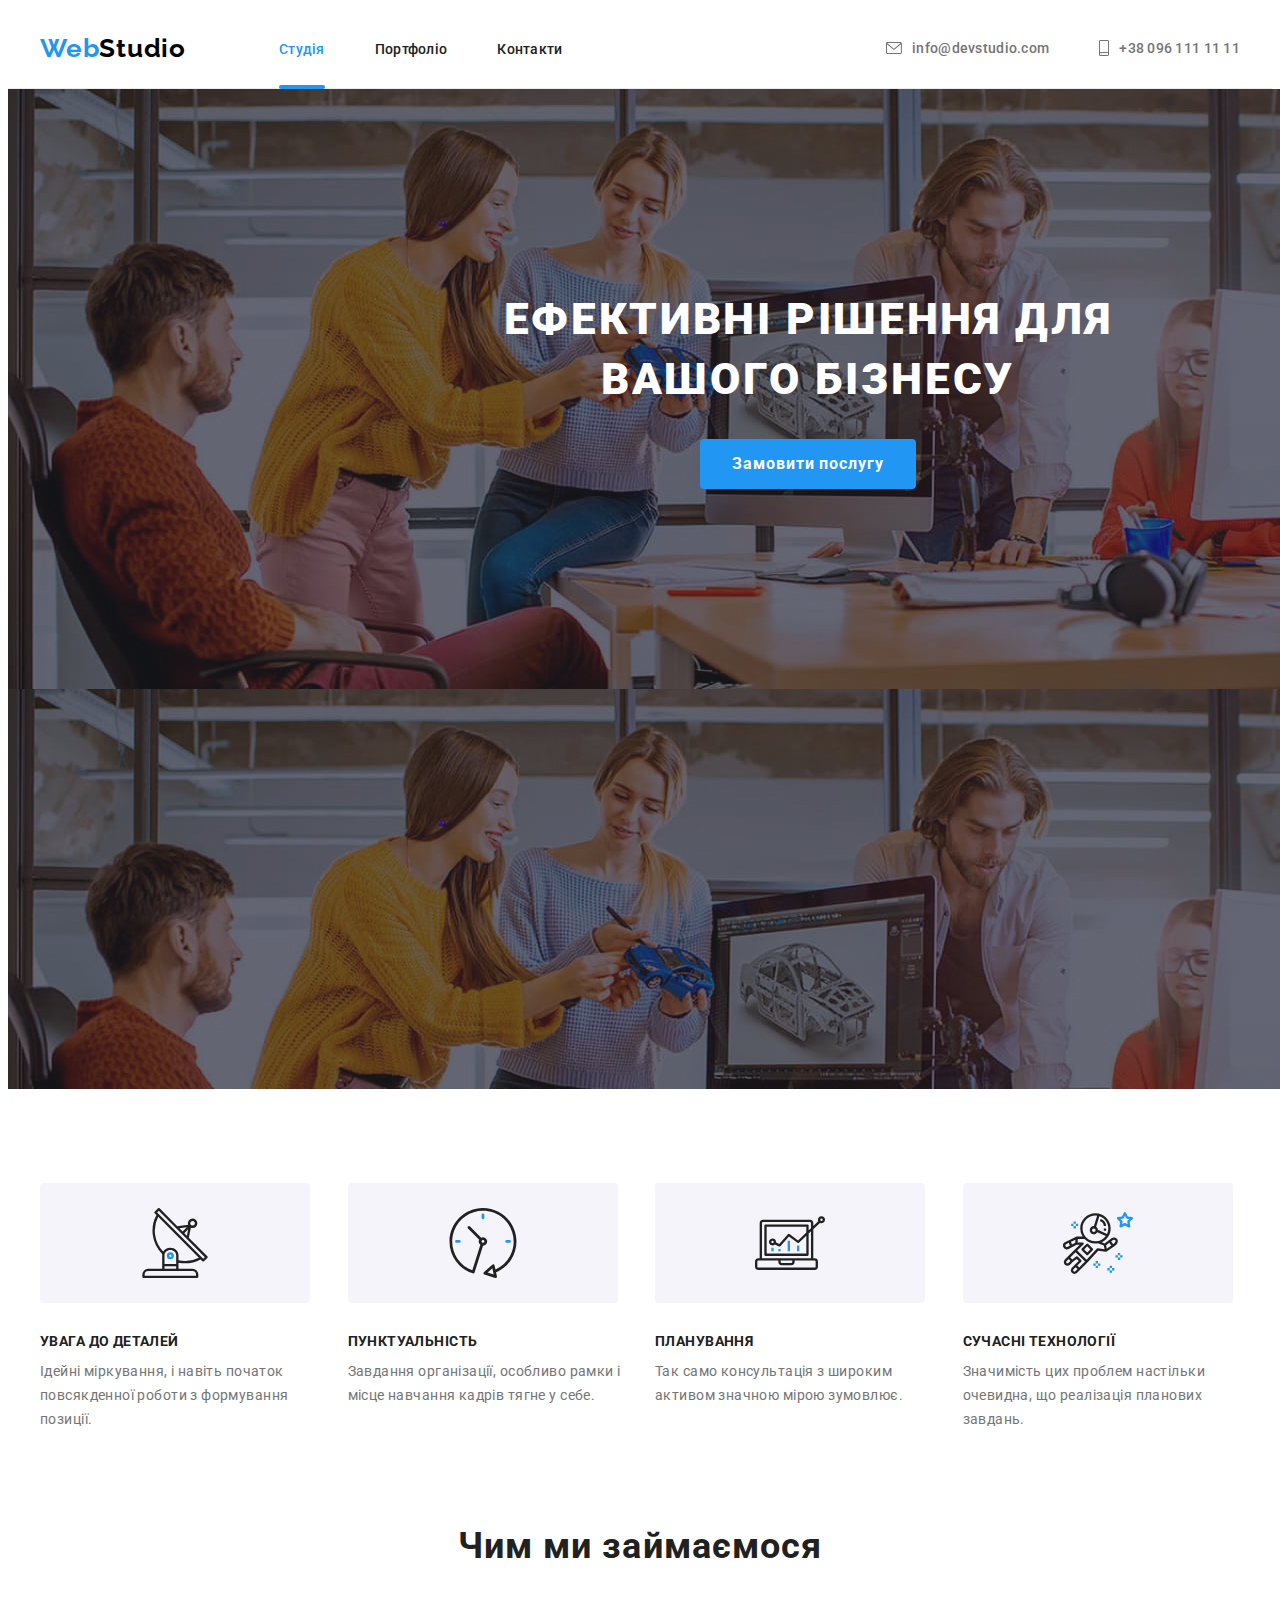
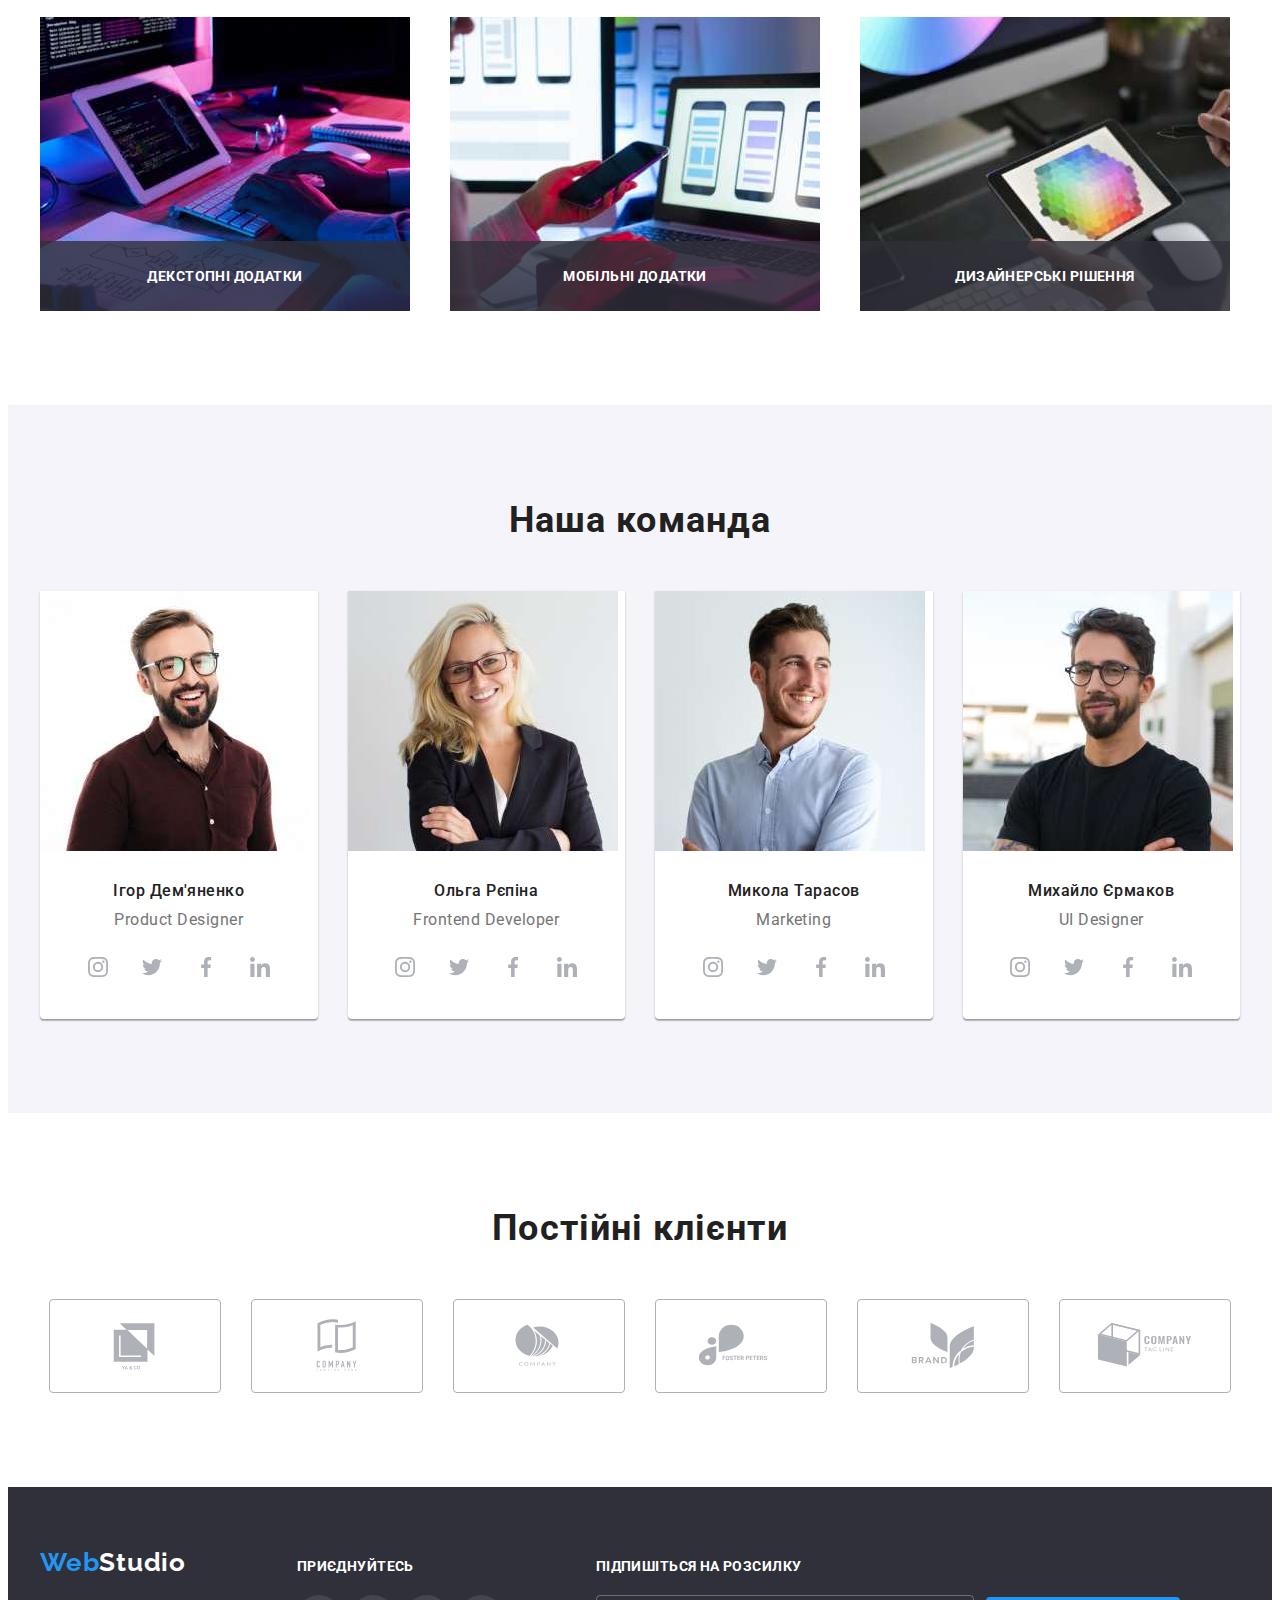
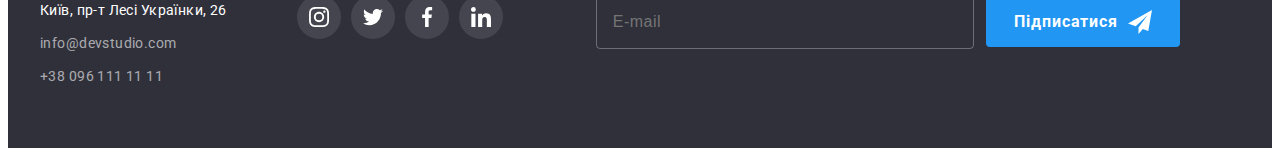
<file: index.html>
<!DOCTYPE html>
<html lang="uk">
  <head>
    <meta charset="UTF-8" />
    <meta http-equiv="X-UA-Compatible" content="IE=edge" />
    <meta name="viewport" content="width=device-width, initial-scale=1.0" />
    <title>Студія</title>
    <link rel="preconnect" href="https://fonts.googleapis.com" />
    <link rel="preconnect" href="https://fonts.gstatic.com" crossorigin />
    <link
      href="https://fonts.googleapis.com/css2?family=Raleway:wght@700&family=Roboto:wght@400;500;700;900&display=swap"
      rel="stylesheet"
    />
    <link
      rel="stylesheet"
      href="https://cdnjs.cloudflare.com/ajax/libs/modern-normalize/1.1.0/modern-normalize.min.css"
      integrity="sha512-wpPYUAdjBVSE4KJnH1VR1HeZfpl1ub8YT/NKx4PuQ5NmX2tKuGu6U/JRp5y+Y8XG2tV+wKQpNHVUX03MfMFn9Q=="
      crossorigin="anonymous"
      referrerpolicy="no-referrer"
    />
    <link rel="stylesheet" href="./css/styles.css" />
  </head>
  <body>
    <!--Шапка сторінки-->
    <header>
      <div class="header-container container">
        <nav class="nav-section">
          <a class="logo" href="./index.html"
            ><span class="logo-blue">Web</span
            ><span class="logo-black">Studio</span></a
          >
          <ul class="nav-list list">
            <li>
              <a class="nav-item link current" href="./index.html">Студія</a>
            </li>
            <li>
              <a class="nav-item link" href="./portfolio.html">Портфоліо</a>
            </li>
            <li><a class="nav-item link" href="">Контакти</a></li>
          </ul>
        </nav>
        <ul class="contact-list list">
          <li>
            <a
              class="contact-link link"
              href="mailto:info@devstudio.com"
              aria-label="іконка конверта"
            >
              <svg class="icon-header" width="16" height="12">
                <use href="./images/icons.svg#envelope"></use>
              </svg>
              info@devstudio.com</a
            >
          </li>
          <li>
            <a
              class="contact-link link"
              href="tel:+380961111111"
              aria-label="іконка смартфона"
            >
              <svg class="icon-header" width="10" height="16">
                <use href="./images/icons.svg#smartphone"></use>
              </svg>
              +38 096 111 11 11</a
            >
          </li>
        </ul>
      </div>
    </header>
    <!--Основний контент-->
    <main>
      <section class="hero">
        <div class="container">
          <h1 class="hero-title">Ефективні рішення для вашого бізнесу</h1>
          <button class="hero-btn btn" type="button" data-modal-open>
            Замовити послугу
          </button>
        </div>
      </section>
      <!-- Переваги -->
      <section class="section">
        <div class="container">
          <h2 class="visually-hidden">Наші переваги</h2>
          <ul class="benefits-list list">
            <li class="benefits-item">
              <div class="benefits-background">
                <svg class="icons-benefits" width="70" height="70">
                  <use
                    href="./images/icons.svg#antenna"
                    aria-label="іконка антени"
                  ></use>
                </svg>
              </div>
              <h3 class="benefits-header">Увага до деталей</h3>
              <p class="benefits-text">
                Ідейні міркування, і навіть початок повсякденної роботи з
                формування позиції.
              </p>
            </li>
            <li class="benefits-item">
              <div class="benefits-background">
                <svg class="icons-benefits" width="70" height="70">
                  <use
                    href="./images/icons.svg#clock"
                    aria-label="іконка годинника"
                  ></use>
                </svg>
              </div>
              <h3 class="benefits-header">Пунктуальність</h3>
              <p class="benefits-text">
                Завдання організації, особливо рамки і місце навчання кадрів
                тягне у себе.
              </p>
            </li>
            <li class="benefits-item">
              <div class="benefits-background">
                <svg class="icons-benefits" width="70" height="70">
                  <use
                    href="./images/icons.svg#diagram"
                    aria-label="іконка діаграми"
                  ></use>
                </svg>
              </div>
              <h3 class="benefits-header">Планування</h3>
              <p class="benefits-text">
                Так само консультація з широким активом значною мірою зумовлює.
              </p>
            </li>
            <li class="benefits-item">
              <div class="benefits-background">
                <svg class="icons-benefits" width="70" height="70">
                  <use
                    href="./images/icons.svg#astronaut"
                    aria-label="іконка астронавта"
                  ></use>
                </svg>
              </div>
              <h3 class="benefits-header">Сучасні технології</h3>
              <p class="benefits-text">
                Значимість цих проблем настільки очевидна, що реалізація
                планових завдань.
              </p>
            </li>
          </ul>
        </div>
      </section>
      <!-- Чим займаємось -->
      <section class="what-section">
        <div class="container">
          <h2 class="what-header">Чим ми займаємося</h2>
          <ul class="what-list list">
            <li class="what-card">
              <div class="wrapper">
                <img
                  src="./images/box1.jpg"
                  alt="друк на клавіатурі"
                  width="370"
                />
                <div class="overlay-box">
                  <p class="overlay-text">декстопні додатки</p>
                </div>
              </div>
            </li>
            <li class="what-card">
              <div class="wrapper">
                <img
                  src="./images/box2.jpg"
                  alt="рука із смартфоном"
                  width="370"
                />
                <div class="overlay-box">
                  <p class="overlay-text">мобільні додатки</p>
                </div>
              </div>
            </li>
            <li class="what-card">
              <div class="wrapper">
                <img
                  src="./images/box3.jpg"
                  alt="графічний планшет з кольоровою гамою"
                  width="370"
                />
                <div class="overlay-box">
                  <p class="overlay-text">дизайнерські рішення</p>
                </div>
              </div>
            </li>
          </ul>
        </div>
      </section>
      <!-- Команда -->
      <section class="section section-team">
        <div class="container">
          <h2 class="team-header">Наша команда</h2>
          <ul class="team-list list">
            <li class="team-card">
              <img
                src="./images/productdesigner.jpg"
                alt="Ігор Дем'яненко продуктовий дизайнер"
                width="270"
              />
              <div class="team-wrapper">
                <h3 class="name-header">Ігор Дем'яненко</h3>
                <p class="team-position">Product Designer</p>
                <ul class="social-list list">
                  <li class="social-item">
                    <a
                      class="social-link link"
                      href=""
                      aria-label="іконка інстраграму"
                    >
                      <svg width="20" height="20">
                        <use href="./images/icons.svg#instagram"></use>
                      </svg>
                    </a>
                  </li>
                  <li class="social-item">
                    <a class="social-link link" href="">
                      <svg width="20" height="20">
                        <use
                          href="./images/icons.svg#twitter"
                          aria-label="іконка твітера"
                        ></use>
                      </svg>
                    </a>
                  </li>
                  <li class="social-item">
                    <a class="social-link link" href="">
                      <svg width="20" height="20">
                        <use
                          href="./images/icons.svg#facebook"
                          aria-label="іконка фейсбуку"
                        ></use>
                      </svg>
                    </a>
                  </li>
                  <li class="social-item">
                    <a class="social-link link" href="">
                      <svg width="20" height="20">
                        <use
                          href="./images/icons.svg#linkedin"
                          aria-label="іконка лінкедіну"
                        ></use>
                      </svg>
                    </a>
                  </li>
                </ul>
              </div>
            </li>
            <li class="team-card">
              <img
                src="./images/frontenddev.jpg"
                alt="Ольга Рєпіна фронтенд розробник"
                width="270"
              />
              <div class="team-wrapper">
                <h3 class="name-header">Ольга Рєпіна</h3>
                <p class="team-position">Frontend Developer</p>
                <ul class="social-list list">
                  <li class="social-item">
                    <a
                      class="social-link link"
                      href=""
                      aria-label="іконка інстаграму"
                    >
                      <svg width="20" height="20">
                        <use href="./images/icons.svg#instagram"></use>
                      </svg>
                    </a>
                  </li>
                  <li class="social-item">
                    <a
                      class="social-link link"
                      href=""
                      aria-label="іконка твітера"
                    >
                      <svg width="20" height="20">
                        <use href="./images/icons.svg#twitter"></use>
                      </svg>
                    </a>
                  </li>
                  <li class="social-item">
                    <a
                      class="social-link link"
                      href=""
                      aria-label="іконка фейсбуку"
                    >
                      <svg width="20" height="20">
                        <use href="./images/icons.svg#facebook"></use>
                      </svg>
                    </a>
                  </li>
                  <li class="social-item">
                    <a
                      class="social-link link"
                      href=""
                      aria-label="іконка лінкедіну"
                    >
                      <svg width="20" height="20">
                        <use href="./images/icons.svg#linkedin"></use>
                      </svg>
                    </a>
                  </li>
                </ul>
              </div>
            </li>
            <li class="team-card">
              <img
                src="./images/marketing.jpg"
                alt="Микола Тарасов маркетолог"
                width="270"
              />
              <div class="team-wrapper">
                <h3 class="name-header">Микола Тарасов</h3>
                <p class="team-position">Marketing</p>
                <ul class="social-list list">
                  <li class="social-item">
                    <a
                      class="social-link link"
                      href=""
                      aria-label="іконка інстаграму"
                    >
                      <svg width="20" height="20">
                        <use href="./images/icons.svg#instagram"></use>
                      </svg>
                    </a>
                  </li>
                  <li class="social-item">
                    <a
                      class="social-link link"
                      href=""
                      aria-label="іконка твітера"
                    >
                      <svg width="20" height="20">
                        <use href="./images/icons.svg#twitter"></use>
                      </svg>
                    </a>
                  </li>
                  <li class="social-item">
                    <a
                      class="social-link link"
                      href=""
                      aria-label="іконка фейсбуку"
                    >
                      <svg width="20" height="20">
                        <use href="./images/icons.svg#facebook"></use>
                      </svg>
                    </a>
                  </li>
                  <li class="social-item">
                    <a
                      class="social-link link"
                      href=""
                      aria-label="іконка лінкедіну"
                    >
                      <svg width="20" height="20">
                        <use href="./images/icons.svg#linkedin"></use>
                      </svg>
                    </a>
                  </li>
                </ul>
              </div>
            </li>
            <li class="team-card">
              <img
                src="./images/uidesigner.jpg"
                alt="Михайло Єрмаков дизайнер інтерфейсу"
                width="270"
              />
              <div class="team-wrapper">
                <h3 class="name-header">Михайло Єрмаков</h3>
                <p class="team-position">UI Designer</p>
                <ul class="social-list list">
                  <li class="social-item">
                    <a
                      class="social-link link"
                      href=""
                      aria-label="іконка інстаграму"
                    >
                      <svg width="20" height="20">
                        <use href="./images/icons.svg#instagram"></use>
                      </svg>
                    </a>
                  </li>
                  <li class="social-item">
                    <a
                      class="social-link link"
                      href=""
                      aria-label="іконка твітера"
                    >
                      <svg width="20" height="20">
                        <use href="./images/icons.svg#twitter"></use>
                      </svg>
                    </a>
                  </li>
                  <li class="social-item">
                    <a
                      class="social-link link"
                      href=""
                      aria-label="іконка фейсбуку"
                    >
                      <svg width="20" height="20">
                        <use href="./images/icons.svg#facebook"></use>
                      </svg>
                    </a>
                  </li>
                  <li class="social-item">
                    <a
                      class="social-link link"
                      href=""
                      aria-label="іконка лінкедіну"
                    >
                      <svg width="20" height="20">
                        <use href="./images/icons.svg#linkedin"></use>
                      </svg>
                    </a>
                  </li>
                </ul>
              </div>
            </li>
          </ul>
        </div>
      </section>
      <!-- Клієнти -->
      <section class="section">
        <div class="container">
          <h2 class="clients-header">Постійні клієнти</h2>
          <ul class="client-list list">
            <li class="client-items">
              <a class="clients-link" href="" aria-label="іконка лого-1">
                <svg class="icon-clients" width="106" height="60">
                  <use href="./images/icons.svg#Logo1"></use>
                </svg>
              </a>
            </li>
            <li class="client-items">
              <a class="clients-link" href="" aria-label="іконка лого-2">
                <svg class="icon-clients" width="106" height="60">
                  <use href="./images/icons.svg#Logo2"></use>
                </svg>
              </a>
            </li>
            <li class="client-items">
              <a class="clients-link" href="" aria-label="іконка лого-3">
                <svg class="icon-clients" width="106" height="60">
                  <use href="./images/icons.svg#Logo3"></use>
                </svg>
              </a>
            </li>
            <li class="client-items">
              <a class="clients-link" href="" aria-label="іконка лого-4">
                <svg class="icon-clients" width="106" height="60">
                  <use href="./images/icons.svg#Logo4"></use>
                </svg>
              </a>
            </li>
            <li class="client-items">
              <a class="clients-link" href="" aria-label="іконка лого-5">
                <svg class="icon-clients" width="106" height="60">
                  <use href="./images/icons.svg#Logo5"></use>
                </svg>
              </a>
            </li>
            <li class="client-items">
              <a class="clients-link" href="" aria-label="іконка лого-6">
                <svg class="icon-clients" width="106" height="60">
                  <use href="./images/icons.svg#Logo6"></use>
                </svg>
              </a>
            </li>
          </ul>
        </div>
      </section>
    </main>
    <!--Підвал сторінки-->
    <footer>
      <div class="container footer-container">
        <!-- перша частина -->
        <div>
          <a class="logo" href="./index.html"
            ><span class="logo-blue">Web</span
            ><span class="logo-white">Studio</span></a
          >
          <address>
            <ul class="list">
              <li class="contact-item">
                <a
                  class="address-item link"
                  href="https://goo.gl/maps/xYVmCQSycFGv2e8E6"
                  target="_blank"
                  rel="noopener noreferrer"
                  >Київ, пр-т Лесі Українки, 26</a
                >
              </li>
              <li class="contact-item">
                <a class="low-contact link" href="mailto:info@devstudio.com"
                  >info@devstudio.com</a
                >
              </li>
              <li class="contact-item">
                <a class="low-contact link" href="tel:+380961111111"
                  >+38 096 111 11 11</a
                >
              </li>
            </ul>
          </address>
        </div>
        <!-- друга частина -->
        <div class="social-contacts">
          <strong class="join-socials">Приєднуйтесь</strong>
          <ul class="social-list-join list">
            <li>
              <a
                class="social-link-join link"
                href=""
                aria-label="іконка інстаграму"
              >
                <svg class="" width="20" height="20">
                  <use href="./images/icons.svg#instagram"></use>
                </svg>
              </a>
            </li>
            <li>
              <a
                class="social-link-join link"
                href=""
                aria-label="іконка твітера"
              >
                <svg class="" width="20" height="20">
                  <use href="./images/icons.svg#twitter"></use>
                </svg>
              </a>
            </li>
            <li>
              <a
                class="social-link-join link"
                href=""
                aria-label="іконка фейсбуку"
              >
                <svg class="" width="20" height="20">
                  <use href="./images/icons.svg#facebook"></use>
                </svg>
              </a>
            </li>
            <li>
              <a
                class="social-link-join link"
                href=""
                aria-label="іконка лінкедіну"
              >
                <svg class="" width="20" height="20">
                  <use href="./images/icons.svg#linkedin"></use>
                </svg>
              </a>
            </li>
          </ul>
        </div>
        <!-- третя частина -->
        <div class="subscribe-footer">
          <strong class="subscribe-title">Підпишіться на розсилку</strong>
          <form class="subscribe-form">
            <input
              class="email-input"
              type="email"
              name="email"
              placeholder="E-mail"
            />
            <button class="submit-btn btn" type="submit">
              Підписатися
              <svg class="send-icon" width="24" height="24">
                <use href="./images/icons.svg#send-icon"></use>
              </svg>
            </button>
          </form>
        </div>
      </div>
    </footer>
    <!-- Модальне вікно -->
    <div class="backdrop is-hidden" data-modal>
      <div class="modal">
        <button class="close-btn" type="button" data-modal-close>
          <svg class="close-btn-icon" width="18" height="18">
            <use href="./images/icons.svg#icon-close"></use>
          </svg>
        </button>
        <p class="modal-title">Залиште свої дані, ми вам передзвонимо</p>
        <form class="modal-form">
          <div class="form-field">
            <label class="form-label" for="username">Ім'я</label>
            <input type="text" id="username" name="username" />
            <svg class="form-icon" width="18" height="18">
              <use href="./images/icons.svg#person-icon"></use>
            </svg>
          </div>
          <div class="form-field">
            <label class="form-label" for="tel">Телефон</label>
            <input type="tel" id="tel" name="telephone" />
            <svg class="form-icon" width="18" height="18">
              <use href="./images/icons.svg#phone-icon"></use>
            </svg>
          </div>
          <div class="form-field">
            <label class="form-label" for="email">Пошта</label>
            <input type="email" id="email" name="email" />
            <svg class="form-icon" width="18" height="18">
              <use href="./images/icons.svg#email-icon"></use>
            </svg>
          </div>
          <div class="form-field">
            <label class="form-label" for="comment">Коментар</label>
            <textarea
              class="form-message"
              id="comment"
              name="comment"
              rows="5"
              placeholder="Введіть текст"
            ></textarea>
          </div>
          <label class="form-agreement">
            <input
              class="form-checkbox"
              type="checkbox"
              name="agreement-checkbox"
            />
            <span class="form-agreement-text">
              Погоджуюся з розсилкою та приймаю
              <a class="form-agreement-link" href=""> Умови договору</a>
            </span>
          </label>
          <button class="form-btn btn" type="submit">Відправити</button>
        </form>
      </div>
    </div>
    <script src="./js/modal.js"></script>
  </body>
</html>
</file>
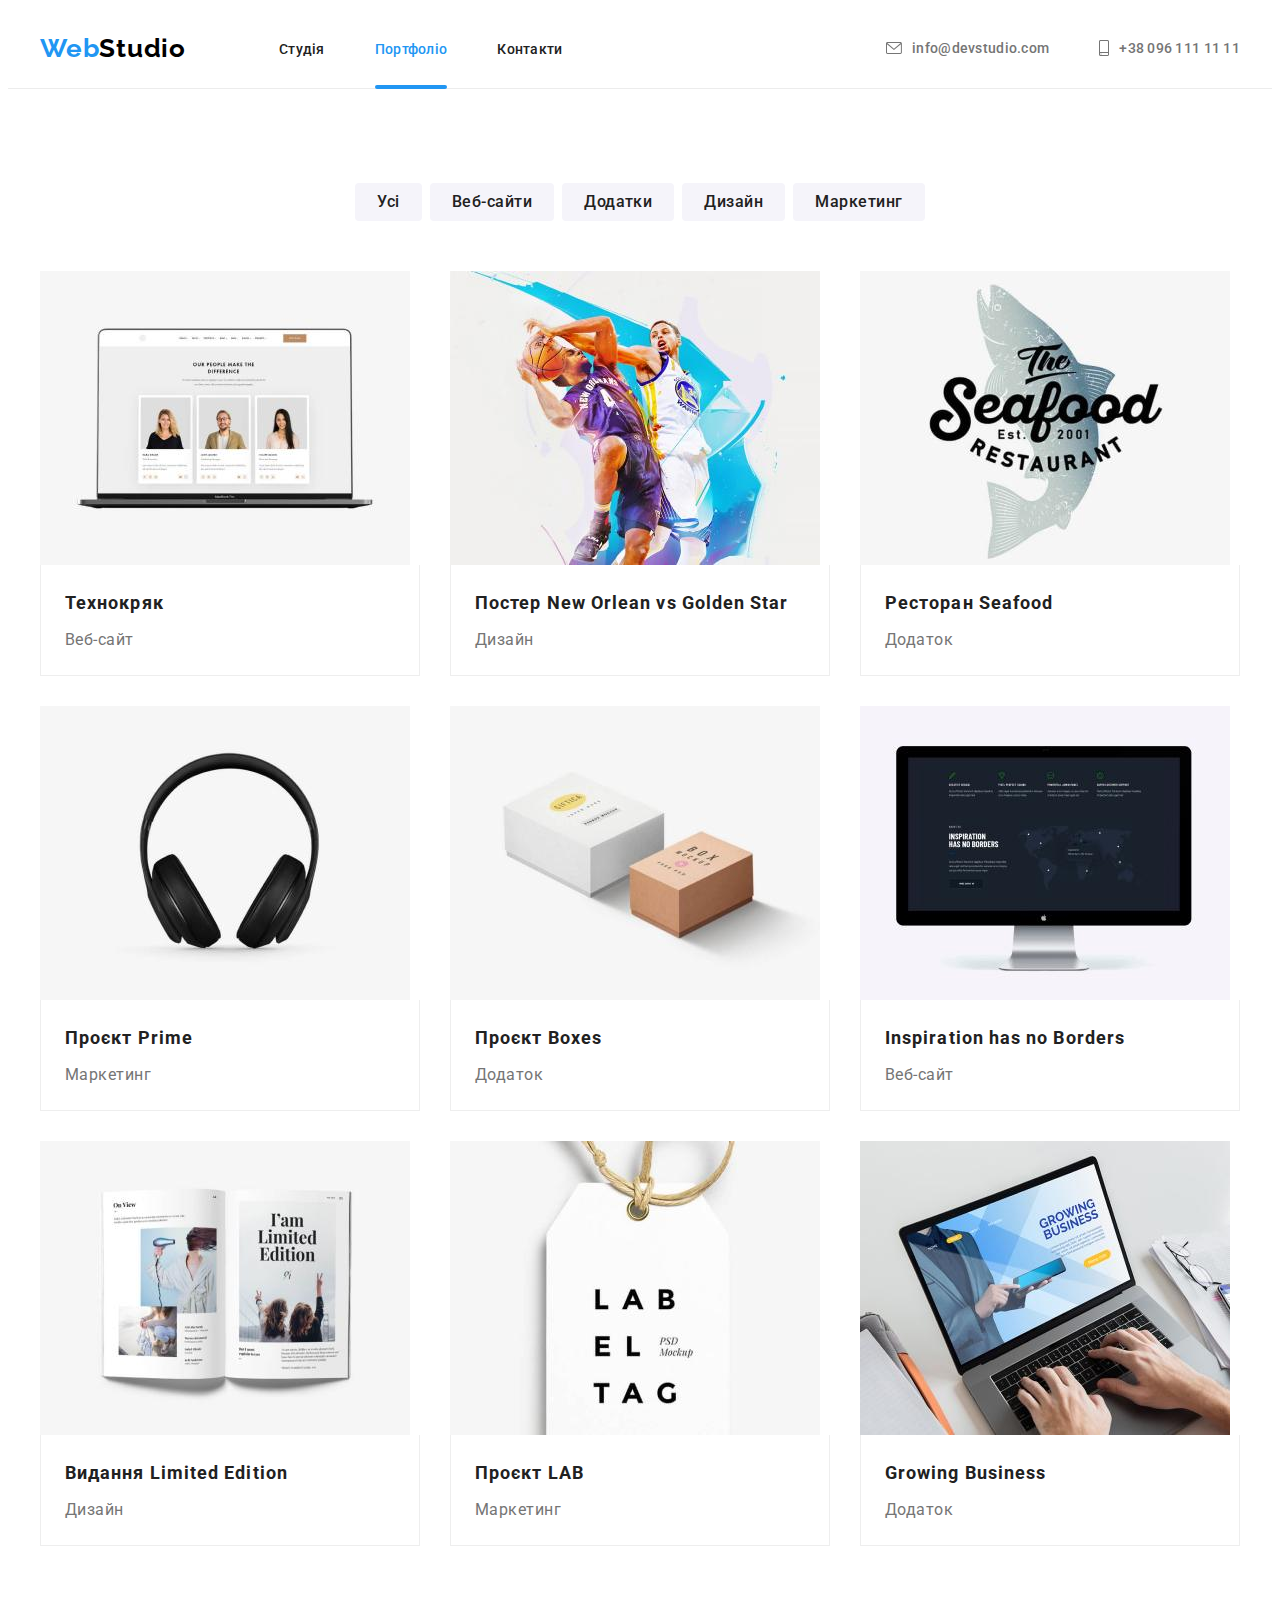
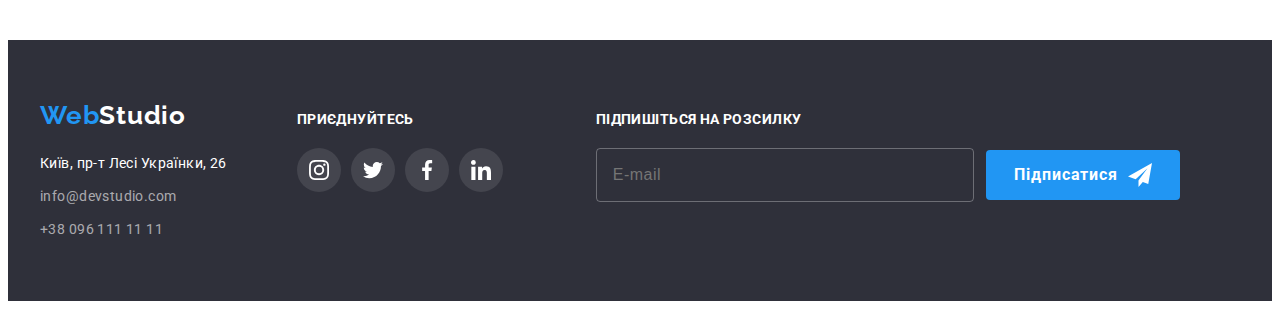
<file: portfolio.html>
<!DOCTYPE html>
<html lang="uk">
  <head>
    <meta charset="UTF-8" />
    <meta http-equiv="X-UA-Compatible" content="IE=edge" />
    <meta name="viewport" content="width=device-width, initial-scale=1.0" />
    <title>Портфоліо</title>
    <link rel="preconnect" href="https://fonts.googleapis.com" />
    <link rel="preconnect" href="https://fonts.gstatic.com" crossorigin />
    <link
      href="https://fonts.googleapis.com/css2?family=Raleway:wght@700&family=Roboto:wght@400;500;700;900&display=swap"
      rel="stylesheet"
    />
    <link
      rel="stylesheet"
      href="https://cdnjs.cloudflare.com/ajax/libs/modern-normalize/1.1.0/modern-normalize.min.css"
      integrity="sha512-wpPYUAdjBVSE4KJnH1VR1HeZfpl1ub8YT/NKx4PuQ5NmX2tKuGu6U/JRp5y+Y8XG2tV+wKQpNHVUX03MfMFn9Q=="
      crossorigin="anonymous"
      referrerpolicy="no-referrer"
    />
    <link rel="stylesheet" href="./css/styles.css" />
  </head>
  <body>
    <!--Шапка сторінки-->
    <header>
      <div class="header-container container">
        <nav class="nav-section">
          <a class="logo" href="./index.html"
            ><span class="logo-blue">Web</span
            ><span class="logo-black">Studio</span></a
          >
          <ul class="nav-list list">
            <li>
              <a class="nav-item link" href="./index.html">Студія</a>
            </li>
            <li>
              <a class="nav-item link current" href="./portfolio.html"
                >Портфоліо</a
              >
            </li>
            <li><a class="nav-item link" href="">Контакти</a></li>
          </ul>
        </nav>
        <ul class="contact-list list">
          <li>
            <a
              class="contact-link link"
              href="mailto:info@devstudio.com"
              aria-label="іконка конверта"
            >
              <svg class="icon-header" width="16" height="12">
                <use href="./images/icons.svg#envelope"></use>
              </svg>
              info@devstudio.com</a
            >
          </li>
          <li>
            <a
              class="contact-link link"
              href="tel:+380961111111"
              aria-label="іконка смартфона"
            >
              <svg class="icon-header" width="10" height="16">
                <use href="./images/icons.svg#smartphone"></use>
              </svg>
              +38 096 111 11 11</a
            >
          </li>
        </ul>
      </div>
    </header>
    <!-- Основний контент -->
    <main>
      <section class="section">
        <div class="container">
          <h1 class="visually-hidden">Наше портфоліо</h1>
          <ul class="button-list list">
            <li><button class="item-btn btn" type="button">Усі</button></li>
            <li>
              <button class="item-btn btn" type="button">Веб-сайти</button>
            </li>
            <li><button class="item-btn btn" type="button">Додатки</button></li>
            <li><button class="item-btn btn" type="button">Дизайн</button></li>
            <li>
              <button class="item-btn btn" type="button">Маркетинг</button>
            </li>
          </ul>
          <ul class="portfolio-list list">
            <li class="card-item">
              <a class="link" href="">
                <div class="portfolio-thumb">
                  <img
                    src="./images/portfolio1.jpg"
                    alt="ноутбук з відкритим сайтом"
                    width="370"
                  />
                  <div class="portfolio-overlay">
                    <p class="portfolio-overlay-text">
                      Ресурс пропонує комплексні пропозиції з різним рівнем
                      функціоналу та сервісів. Все це дозволить відвідувачу
                      отримати вичерпні відомості про компанію чи приватну
                      особу.
                    </p>
                  </div>
                </div>
                <div class="portfolio-wrapper">
                  <h2 class="portfolio-header">Технокряк</h2>
                  <p class="portfolio-item">Веб-сайт</p>
                </div>
              </a>
            </li>
            <li class="card-item">
              <a class="link" href="">
                <div class="portfolio-thumb">
                  <img
                    src="./images/portfolio2.jpg"
                    alt="постер з двома баскетболістами"
                    width="370"
                  />
                  <div class="portfolio-overlay">
                    <p class="portfolio-overlay-text">
                      Ресурс пропонує комплексні пропозиції з різним рівнем
                      функціоналу та сервісів. Все це дозволить відвідувачу
                      отримати вичерпні відомості про компанію чи приватну
                      особу.
                    </p>
                  </div>
                </div>
                <div class="portfolio-wrapper">
                  <h2 class="portfolio-header">
                    Постер New Orlean vs Golden Star
                  </h2>
                  <p class="portfolio-item">Дизайн</p>
                </div>
              </a>
            </li>
            <li class="card-item">
              <a class="link" href="">
                <div class="portfolio-thumb">
                  <img
                    src="./images/portfolio3.jpg"
                    alt="зображення логотипу ресторану"
                    width="370"
                  />
                  <div class="portfolio-overlay">
                    <p class="portfolio-overlay-text">
                      Ресурс пропонує комплексні пропозиції з різним рівнем
                      функціоналу та сервісів. Все це дозволить відвідувачу
                      отримати вичерпні відомості про компанію чи приватну
                      особу.
                    </p>
                  </div>
                </div>
                <div class="portfolio-wrapper">
                  <h2 class="portfolio-header">Ресторан Seafood</h2>
                  <p class="portfolio-item">Додаток</p>
                </div>
              </a>
            </li>
            <li class="card-item">
              <a class="link" href="">
                <div class="portfolio-thumb">
                  <img
                    src="./images/portfolio4.jpg"
                    alt="навушники"
                    width="370"
                  />
                  <div class="portfolio-overlay">
                    <p class="portfolio-overlay-text">
                      Ресурс пропонує комплексні пропозиції з різним рівнем
                      функціоналу та сервісів. Все це дозволить відвідувачу
                      отримати вичерпні відомості про компанію чи приватну
                      особу.
                    </p>
                  </div>
                </div>
                <div class="portfolio-wrapper">
                  <h2 class="portfolio-header">Проєкт Prime</h2>
                  <p class="portfolio-item">Маркетинг</p>
                </div>
              </a>
            </li>
            <li class="card-item">
              <a class="link" href="">
                <div class="portfolio-thumb">
                  <img
                    src="./images/portfolio5.jpg"
                    alt="дві невеликі коробочки"
                    width="370"
                  />
                  <div class="portfolio-overlay">
                    <p class="portfolio-overlay-text">
                      Ресурс пропонує комплексні пропозиції з різним рівнем
                      функціоналу та сервісів. Все це дозволить відвідувачу
                      отримати вичерпні відомості про компанію чи приватну
                      особу.
                    </p>
                  </div>
                </div>
                <div class="portfolio-wrapper">
                  <h2 class="portfolio-header">Проєкт Boxes</h2>
                  <p class="portfolio-item">Додаток</p>
                </div>
              </a>
            </li>
            <li class="card-item">
              <a class="link" href="">
                <div class="portfolio-thumb">
                  <img
                    src="./images/portfolio6.jpg"
                    alt="монітор"
                    width="370"
                  />
                  <div class="portfolio-overlay">
                    <p class="portfolio-overlay-text">
                      Ресурс пропонує комплексні пропозиції з різним рівнем
                      функціоналу та сервісів. Все це дозволить відвідувачу
                      отримати вичерпні відомості про компанію чи приватну
                      особу.
                    </p>
                  </div>
                </div>
                <div class="portfolio-wrapper">
                  <h2 class="portfolio-header">Inspiration has no Borders</h2>
                  <p class="portfolio-item">Веб-сайт</p>
                </div>
              </a>
            </li>
            <li class="card-item">
              <a class="link" href="">
                <div class="portfolio-thumb">
                  <img src="./images/portfolio7.jpg" alt="журнал" width="370" />
                  <div class="portfolio-overlay">
                    <p class="portfolio-overlay-text">
                      Ресурс пропонує комплексні пропозиції з різним рівнем
                      функціоналу та сервісів. Все це дозволить відвідувачу
                      отримати вичерпні відомості про компанію чи приватну
                      особу.
                    </p>
                  </div>
                </div>
                <div class="portfolio-wrapper">
                  <h2 class="portfolio-header">Видання Limited Edition</h2>
                  <p class="portfolio-item">Дизайн</p>
                </div>
              </a>
            </li>
            <li class="card-item">
              <a class="link" href="">
                <div class="portfolio-thumb">
                  <img src="./images/portfolio8.jpg" alt="бірка" width="370" />
                  <div class="portfolio-overlay">
                    <p class="portfolio-overlay-text">
                      Ресурс пропонує комплексні пропозиції з різним рівнем
                      функціоналу та сервісів. Все це дозволить відвідувачу
                      отримати вичерпні відомості про компанію чи приватну
                      особу.
                    </p>
                  </div>
                </div>
                <div class="portfolio-wrapper">
                  <h2 class="portfolio-header">Проєкт LAB</h2>
                  <p class="portfolio-item">Маркетинг</p>
                </div>
              </a>
            </li>
            <li class="card-item">
              <a class="link" href="">
                <div class="portfolio-thumb">
                  <img
                    src="./images/portfolio9.jpg"
                    alt="чоловік друкує на ноутбуці"
                    width="370"
                  />
                  <div class="portfolio-overlay">
                    <p class="portfolio-overlay-text">
                      Ресурс пропонує комплексні пропозиції з різним рівнем
                      функціоналу та сервісів. Все це дозволить відвідувачу
                      отримати вичерпні відомості про компанію чи приватну
                      особу.
                    </p>
                  </div>
                </div>
                <div class="portfolio-wrapper">
                  <h2 class="portfolio-header">Growing Business</h2>
                  <p class="portfolio-item">Додаток</p>
                </div>
              </a>
            </li>
          </ul>
        </div>
      </section>
    </main>
    <!-- Підвал сторінки -->
    <footer>
      <div class="container footer-container">
        <!-- перша частина -->
        <div>
          <a class="logo" href="./index.html"
            ><span class="logo-blue">Web</span
            ><span class="logo-white">Studio</span></a
          >
          <address>
            <ul class="list">
              <li class="contact-item">
                <a
                  class="address-item link"
                  href="https://goo.gl/maps/xYVmCQSycFGv2e8E6"
                  target="_blank"
                  rel="noopener noreferrer"
                  >Київ, пр-т Лесі Українки, 26</a
                >
              </li>
              <li class="contact-item">
                <a class="low-contact link" href="mailto:info@devstudio.com"
                  >info@devstudio.com</a
                >
              </li>
              <li class="contact-item">
                <a class="low-contact link" href="tel:+380961111111"
                  >+38 096 111 11 11</a
                >
              </li>
            </ul>
          </address>
        </div>
        <!-- друга частина -->
        <div class="social-contacts">
          <strong class="join-socials">Приєднуйтесь</strong>
          <ul class="social-list-join list">
            <li>
              <a
                class="social-link-join link"
                href=""
                aria-label="іконка інстаграму"
              >
                <svg class="" width="20" height="20">
                  <use href="./images/icons.svg#instagram"></use>
                </svg>
              </a>
            </li>
            <li>
              <a
                class="social-link-join link"
                href=""
                aria-label="іконка твітера"
              >
                <svg class="" width="20" height="20">
                  <use href="./images/icons.svg#twitter"></use>
                </svg>
              </a>
            </li>
            <li>
              <a
                class="social-link-join link"
                href=""
                aria-label="іконка фейсбуку"
              >
                <svg class="" width="20" height="20">
                  <use href="./images/icons.svg#facebook"></use>
                </svg>
              </a>
            </li>
            <li>
              <a
                class="social-link-join link"
                href=""
                aria-label="іконка лінкедіну"
              >
                <svg class="" width="20" height="20">
                  <use href="./images/icons.svg#linkedin"></use>
                </svg>
              </a>
            </li>
          </ul>
        </div>
        <!-- третя частина -->
        <div class="subscribe-footer">
          <strong class="subscribe-title">Підпишіться на розсилку</strong>
          <form class="subscribe-form">
            <input
              class="email-input"
              type="email"
              name="email"
              placeholder="E-mail"
            />
            <button class="submit-btn btn" type="submit">
              Підписатися
              <svg class="send-icon" width="24" height="24">
                <use href="./images/icons.svg#send-icon"></use>
              </svg>
            </button>
          </form>
        </div>
      </div>
    </footer>
  </body>
</html>
</file>
<file: css/styles.css>
:root {
  --primary-font: "Roboto", sans-serif;
  --secondary-font: "Raleway", sans-serif;
  --accent-color: #2196f3;
  --prevailing-color: #757575;
  --header-color: #212121;
  --secondary-color: #ffffff;
  --background-color: #2f303a;
  --secondary-background-color: #f5f4fa;
  --main-background-color: #ffffff;
  --btn-hover-color: #188ce8;
  --icons-fill: #afb1b8;
  --animation-function: cubic-bezier(0.4, 0, 0.2, 1);
}

/* GLOBAL RESET STYLES */
h1,
h2,
h3,
h4,
h5,
h6,
p,
ul {
  margin: 0;
  padding: 0;
}

img {
  display: block;
  max-width: 100%;
  max-height: auto;
}

/* GENERAL STYLES */
body {
  font-family: var(--primary-font);
  color: var(--prevailing-color);
  background-color: var(--main-background-color);
}

.container {
  width: 1200px;
  margin: 0 auto;
  padding: 0 15px;
}

.list {
  list-style-type: none;
}

.link {
  text-decoration: none;
}

.link:hover,
.link:focus {
  color: var(--accent-color);
}

.section {
  padding: 94px 0 94px 0;
}

.btn {
  font-family: inherit;
  cursor: pointer;
}

/* HEADER SECTION */
header {
  border-bottom-width: 1px;
  border-bottom-style: solid;
  border-bottom-color: #ececec;
}

.header-container {
  display: flex;
  align-items: center;
}

.nav-section {
  display: flex;
  align-items: center;
}

.logo {
  font-family: var(--secondary-font);
  text-decoration: none;
  font-weight: 700;
  font-size: 26px;
  line-height: calc(31 / 26);
  letter-spacing: 0.03em;
}

.logo-blue {
  color: var(--accent-color);
}

.logo-black {
  color: #000000;
}

.nav-list {
  display: flex;
  align-items: center;
  margin-left: 93px;
  gap: 50px;
}

.nav-item {
  position: relative;
  font-weight: 500;
  font-size: 14px;
  line-height: calc(16 / 14);
  letter-spacing: 0.02em;
  color: var(--header-color);
  padding: 32px 0;
  transition: color 250ms cubic-bezier(0.4, 0, 0.2, 1);
}

.nav-item.current::after {
  content: "";
  position: absolute;
  bottom: 0;
  left: 0;
  width: 100%;
  height: 4px;
  border-radius: 2px;
  background-color: var(--accent-color);
}

.nav-item.current {
  color: var(--accent-color);
}

.contact-list {
  display: flex;
  margin-left: auto;
  gap: 50px;
}

.contact-link {
  display: flex;
  font-weight: 500;
  font-size: 14px;
  line-height: calc(16 / 14);
  letter-spacing: 0.02em;
  color: var(--prevailing-color);
  list-style-type: none;
  padding-top: 32px;
  padding-bottom: 32px;
  align-items: center;
  transition: color 250ms cubic-bezier(0.4, 0, 0.2, 1);
}

.icon-header {
  margin-right: 10px;
  fill: currentColor;
}

/* HERO SECTION */
.hero {
  text-align: center;
  background: var(--background-color);
  padding-top: 200px;
  padding-bottom: 200px;
  background-image: linear-gradient(
      to right,
      rgba(47, 48, 58, 0.4),
      rgba(47, 48, 58, 0.4)
    ),
    url(../images/hero-image.jpg);
  width: 1600px;
  height: 600px;
  margin-left: auto;
  margin-right: auto;
}

.hero-title {
  font-weight: 900;
  font-size: 44px;
  line-height: calc(60 / 44);
  text-align: center;
  letter-spacing: 0.06em;
  text-transform: uppercase;
  color: var(--secondary-color);
  width: 696px;
  margin-bottom: 30px;
  margin-left: auto;
  margin-right: auto;
}

.hero-btn {
  font-weight: 700;
  font-size: 16px;
  line-height: calc(30 / 16);
  align-items: center;
  text-align: center;
  letter-spacing: 0.06em;
  color: var(--secondary-color);
  background-color: var(--accent-color);
  border-radius: 4px;
  border: none;
  margin: auto;
  padding: 10px 32px;
  transition: background-color 250ms cubic-bezier(0.4, 0, 0.2, 1);
}

.hero-btn:hover,
.hero-btn:focus {
  background-color: var(--btn-hover-color);
}

/* BENEFITS SECTION */
.visually-hidden {
  position: absolute;
  width: 1px;
  height: 1px;
  margin: -1px;
  border: 0;
  padding: 0;
  white-space: nowrap;
  clip-path: inset(100%);
  clip: rect(0 0 0 0);
  overflow: hidden;
}

.benefits-list {
  display: flex;
  gap: 30px;
}

.benefits-background {
  display: flex;
  align-items: center;
  justify-content: center;
  width: 270px;
  height: 120px;
  background-color: var(--secondary-background-color);
  border-radius: 4px;
  margin-bottom: 30px;
}

.benefits-item {
  flex-basis: calc((100% - 30px) / 4);
}

.benefits-header {
  font-weight: 700;
  font-size: 14px;
  line-height: calc(16 / 14);
  letter-spacing: 0.03em;
  text-transform: uppercase;
  color: var(--header-color);
  margin-bottom: 10px;
}

.benefits-text {
  font-size: 14px;
  line-height: calc(24 / 14);
  letter-spacing: 0.03em;
  color: var(--prevailing-color);
}

/* WHAT SECTION */
.what-section {
  padding-bottom: 94px;
}

.what-header {
  font-weight: 700;
  font-size: 36px;
  line-height: calc(42 / 36);
  text-align: center;
  letter-spacing: 0.03em;
  color: var(--header-color);
  margin-bottom: 50px;
}

.what-list {
  display: flex;
  gap: 30px;
}

.wrapper {
  position: relative;
}

.what-card {
  flex-basis: calc((100% - 30px * 2) / 3);
}

.overlay-box {
  position: absolute;
  bottom: 0;
  left: 0;
  width: 370px;
  height: 70px;
  background: rgba(47, 48, 58, 0.8);
}

.overlay-text {
  font-weight: 700;
  font-size: 14px;
  line-height: calc(16 / 14);
  text-align: center;
  letter-spacing: 0.03em;
  text-transform: uppercase;
  color: var(--secondary-color);
  padding: 27px;
}

/* TEAM SECTION */
.section-team {
  background: var(--secondary-background-color);
}

.team-header {
  font-weight: 700;
  font-size: 36px;
  line-height: calc(42 / 36);
  text-align: center;
  letter-spacing: 0.03em;
  color: var(--header-color);
  margin-bottom: 50px;
}

.team-list {
  display: flex;
  gap: 30px;
}

.team-card {
  background-color: var(--main-background-color);
  flex-basis: calc((100% - 30px * 3) / 4);
  box-shadow: 0px 1px 3px rgba(0, 0, 0, 0.12), 0px 1px 1px rgba(0, 0, 0, 0.14),
    0px 2px 1px rgba(0, 0, 0, 0.2);
  border-radius: 0px 0px 4px 4px;
}

.team-wrapper {
  padding: 30px 0 30px 0;
  text-align: center;
}

.name-header {
  font-weight: 500;
  font-size: 16px;
  line-height: calc(19 / 16);
  letter-spacing: 0.03em;
  color: var(--header-color);
  margin-bottom: 10px;
}

.team-position {
  font-size: 16px;
  line-height: calc(19 / 16);
  letter-spacing: 0.03em;
  color: var(--prevailing-color);
}

.social-list {
  display: flex;
  justify-content: center;
  gap: 10px;
  margin-top: 16px;
}

.social-link {
  display: flex;
  align-items: center;
  justify-content: center;
  width: 44px;
  height: 44px;
  fill: var(--icons-fill);
  border-radius: 50%;
  transition: background-color 250ms cubic-bezier(0.4, 0, 0.2, 1),
    fill 250ms cubic-bezier(0.4, 0, 0.2, 1);
}

.social-link:hover,
.social-link:focus {
  background-color: var(--accent-color);
  fill: var(--secondary-color);
}

/* OUR CLIENTS */
.clients-header {
  font-weight: 700;
  font-size: 36px;
  line-height: calc(42 / 36);
  text-align: center;
  letter-spacing: 0.03em;
  color: var(--header-color);
  margin-bottom: 50px;
}

.client-list {
  display: flex;
  justify-content: center;
  gap: 30px;
}

.clients-link {
  display: flex;
  align-items: center;
  justify-content: center;
  width: 170px;
  height: 92px;
  fill: var(--icons-fill);
  border: 1px solid var(--icons-fill);
  border-radius: 4px;
  transition: fill 250ms cubic-bezier(0.4, 0, 0.2, 1),
    border-color 250ms cubic-bezier(0.4, 0, 0.2, 1);
}

.clients-link:hover,
.clients-link:focus {
  fill: var(--accent-color);
  border-color: var(--accent-color);
}

/* FOOTER SECTION */
footer {
  padding: 60px 0 60px 0;
  background: var(--background-color);
}

.footer-container {
  display: flex;
  align-items: baseline;
}

.logo-white {
  color: var(--secondary-color);
}

address {
  margin-top: 20px;
}

.contact-item:not(:last-child) {
  margin-bottom: 9px;
}

.address-item {
  font-style: normal;
  font-weight: 400;
  font-size: 14px;
  line-height: calc(24 / 14);
  letter-spacing: 0.03em;
  color: var(--secondary-color);
}

.low-contact {
  font-style: normal;
  font-weight: 400;
  font-size: 14px;
  line-height: calc(24 / 14);
  letter-spacing: 0.03em;
  color: rgba(255, 255, 255, 0.6);
}

.social-contacts {
  margin-left: 70px;
}

.join-socials {
  font-weight: 700;
  font-size: 14px;
  line-height: calc(16 / 14);
  letter-spacing: 0.03em;
  text-transform: uppercase;
  color: var(--secondary-color);
}

.social-list-join {
  display: flex;
  gap: 10px;
  margin-top: 20px;
}

.social-link-join {
  display: flex;
  align-items: center;
  justify-content: center;
  width: 44px;
  height: 44px;
  border-radius: 50%;
  fill: var(--secondary-color);
  background-color: rgba(255, 255, 255, 0.1);
  transition: background-color 250ms cubic-bezier(0.4, 0, 0.2, 1);
}

.social-link-join:hover,
.social-link-join:focus {
  background-color: var(--accent-color);
  fill: var(--secondary-color);
}

.subscribe-footer {
  margin-left: 93px;
}

.subscribe-title {
  font-weight: 700;
  font-size: 14px;
  line-height: calc(16 / 14);
  letter-spacing: 0.03em;
  text-transform: uppercase;
  color: var(--secondary-color);
}

.subscribe-form {
  display: flex;
  align-items: center;
  margin-top: 20px;
}

.email-input {
  font-size: 16px;
  line-height: calc(20 / 16);
  letter-spacing: 0.03em;
  color: rgba(255, 255, 255, 0.6);
  padding-left: 16px;
  width: 358px;
  height: 50px;
  background-color: inherit;
  border: 1px solid rgba(255, 255, 255, 0.3);
  border-radius: 4px;
  transition: background-color 250ms var(--animation-function),
    box-shadow 250ms var(--animation-function);
}

.email-input:hover,
.email-input:focus-within {
  border: 1px solid rgba(33, 150, 243, 0.3);
  box-shadow: 0px 4px 4px rgba(0, 0, 0, 0.15);
}

.submit-btn {
  position: relative;
  font-weight: 700;
  font-size: 16px;
  line-height: calc(30 / 16);
  letter-spacing: 0.06em;
  padding: 10px 62px 10px 28px;
  margin-left: 12px;
  color: var(--secondary-color);
  background-color: var(--accent-color);
  border-radius: 4px;
  border: none;
  transition: background-color 250ms var(--animation-function),
    box-shadow 250ms var(--animation-function);
}

.submit-btn:hover,
.submit-btn:focus {
  background-color: var(--btn-hover-color);
  box-shadow: 0px 4px 4px rgba(0, 0, 0, 0.15);
}

.send-icon {
  position: absolute;
  top: 13px;
  right: 28px;
  margin-left: 10px;
}

/*==== MODAL WINDOW ====*/

.backdrop {
  position: fixed;
  top: 0;
  left: 0;
  width: 100%;
  height: 100%;
  background-color: rgba(0, 0, 0, 0.2);
  transition: opacity 300ms linear, visibility 300ms linear;
}

.backdrop.is-hidden {
  opacity: 1;
  visibility: hidden;
  pointer-events: none;
}

.modal {
  position: absolute;
  top: 50%;
  left: 50%;
  transform: translate(-50%, -50%) scale(1);
  transition: transform 300ms linear;
  min-width: 528px;
  min-height: 581px;
  background-color: #fff;
  box-shadow: 0px 1px 3px rgba(0, 0, 0, 0.12), 0px 1px 1px rgba(0, 0, 0, 0.14),
    0px 2px 1px rgba(0, 0, 0, 0.2);
  border-radius: 4px;
}

.backdrop.is-hidden .modal {
  transform: scale(0.25);
}

.close-btn {
  position: absolute;
  top: 8px;
  right: 8px;
  display: flex;
  align-items: center;
  justify-content: center;
  width: 30px;
  height: 30px;
  padding: 0;
  background-color: #fff;
  border-radius: 50%;
  border: 1px solid rgba(0, 0, 0, 0.1);
  cursor: pointer;
  transition: fill 250ms var(--animation-function);
}

.close-btn:focus,
.close-btn:hover {
  fill: var(--accent-color);
}

/* MODAL FORM */

.modal-form {
  width: 448px;
  margin-left: auto;
  margin-right: auto;
}

.modal-title {
  font-weight: 700;
  font-size: 20px;
  line-height: calc(23 / 20);
  text-align: center;
  letter-spacing: 0.03em;
  color: var(--header-color);
  margin: 40px 0 12px 0;
}

.form-field {
  position: relative;
  display: flex;
  flex-direction: column;
  margin-bottom: 10px;
}

.form-label {
  font-size: 12px;
  line-height: calc(14 / 12);
  letter-spacing: 0.01em;
  color: var(--prevailing-color);
  margin-bottom: 4px;
}

.form-icon {
  position: absolute;
  top: 50%;
  left: 12px;
  transition: fill 250ms var(--animation-function);
}

.form-field input:hover + .form-icon,
.form-field input:focus + .form-icon {
  fill: var(--accent-color);
}

.form-field input {
  width: 100%;
  height: 40px;
  padding-left: 42px;
  border: 1px solid rgba(33, 33, 33, 0.2);
  border-radius: 4px;
  transition: border-color 250ms var(--animation-function);
}

input:focus-visible,
.form-message:focus-visible,
.form-field input:hover,
.form-field input:focus,
.form-message:hover,
.form-message:focus {
  outline: none;
  border-color: var(--accent-color);
  cursor: pointer;
}

.form-message {
  padding: 12px 16px;
  border: 1px solid rgba(33, 33, 33, 0.2);
  border-radius: 4px;
  resize: none;
  margin-bottom: 20px;
  transition: border-color 250ms var(--animation-function),
    box-shadow 250ms var(--animation-function);
}

.form-message::placeholder {
  font-size: 12px;
  line-height: calc(14 / 12);
  letter-spacing: 0.01em;
  color: rgba(117, 117, 117, 0.5);
}

.form-agreement {
  display: flex;
  align-items: center;
  justify-content: center;
  gap: 8px;
  margin-bottom: 30px;
}

.form-checkbox {
  appearance: none;
  width: 16px;
  height: 15px;
  border: 2px solid #212121;
  border-radius: 2px;
  background-image: url("data:image/svg+xml,%3Csvg xmlns='http://www.w3.org/2000/svg' width='13' height='10' fill='none'%3E%3Cpath fill='%23fff' stroke='%23fff' stroke-width='.2' d='m1.957 4.752-.069-.066-.069.065-.888.842-.076.072.076.073 3.496 3.334.069.066.069-.066 7.504-7.158.076-.073-.076-.072-.882-.841-.069-.066-.069.066-6.553 6.246-2.539-2.422Z'/%3E%3C/svg%3E");
  background-repeat: no-repeat;
  background-position: center;
  background-size: 0;
  transition: 250ms var(--animation-function);
  cursor: pointer;
}

.form-checkbox:checked {
  background-color: var(--accent-color);
  border-color: transparent;
  background-size: 13px;
}

.form-agreement-text {
  font-size: 14px;
  line-height: calc(24 / 14);
  letter-spacing: 0.03em;
  color: var(--prevailing-color);
  user-select: none;
}

.form-agreement-link {
  color: var(--accent-color);
}

.form-btn {
  display: block;
  width: 200px;
  height: 50px;
  margin: auto;
  color: var(--secondary-color);
  background-color: var(--accent-color);
  border: transparent;
  border-radius: 4px;
  transition: background-color 250ms var(--animation-function),
    box-shadow 250ms var(--animation-function);
}

.form-btn:hover,
.form-btn:focus {
  background-color: var(--btn-hover-color);
  box-shadow: 0px 4px 4px rgba(0, 0, 0, 0.15);
}

/* ===== PORTFOLIO PAGE =====*/

/* BUTTONS*/

.button-list {
  display: flex;
  gap: 8px;
  justify-content: center;
  margin-bottom: 50px;
}

.item-btn {
  font-weight: 500;
  font-size: 16px;
  line-height: calc(26 / 16);
  text-align: center;
  letter-spacing: 0.03em;
  color: var(--header-color);
  background-color: var(--secondary-background-color);
  border-radius: 4px;
  border: none;
  padding: 6px 22px;
  transition: background-color 250ms cubic-bezier(0.4, 0, 0.2, 1),
    color 250ms cubic-bezier(0.4, 0, 0.2, 1);
}

.item-btn:hover,
.item-btn:focus {
  color: var(--secondary-color);
  background-color: var(--accent-color);
  box-shadow: 0px 3px 1px rgba(0, 0, 0, 0.1), 0px 1px 2px rgba(0, 0, 0, 0.08),
    0px 2px 2px rgba(0, 0, 0, 0.12);
}

/* PORTFOLIO LIST */

.portfolio-list {
  display: flex;
  gap: 30px;
  flex-wrap: wrap;
}

.portfolio-thumb {
  position: relative;
  overflow: hidden;
}

.portfolio-overlay {
  position: absolute;
  top: 0;
  left: 0;
  width: 100%;
  height: 100%;
  display: flex;
  align-items: center;
  transform: translateY(101%);
  background-color: rgba(33, 150, 243, 0.9);
  transition: transform 250ms cubic-bezier(0.4, 0, 0.2, 1);
}

.card-item:hover .portfolio-overlay {
  transform: translateY(0);
}

.portfolio-overlay-text {
  font-size: 18px;
  line-height: calc(28 / 18);
  letter-spacing: 0.03em;
  padding-left: 24px;
  padding-right: 24px;
  color: var(--secondary-color);
}

.portfolio-list > .card-item {
  flex-basis: calc((100% - 30px * 2) / 3);
  transition: box-shadow 250ms cubic-bezier(0.4, 0, 0.2, 1);
}

.card-item:hover {
  box-shadow: 0px 1px 1px rgba(0, 0, 0, 0.12), 0px 4px 4px rgba(0, 0, 0, 0.06),
    1px 4px 6px rgba(0, 0, 0, 0.16);
}

.portfolio-wrapper {
  padding: 20px 24px;
  border: 1px solid #eeeeee;
  border-top: none;
}

.portfolio-header {
  font-weight: 700;
  font-size: 18px;
  line-height: calc(36 / 18);
  letter-spacing: 0.06em;
  color: var(--header-color);
}

.portfolio-item {
  font-size: 16px;
  line-height: calc(30 / 16);
  letter-spacing: 0.03em;
  color: var(--prevailing-color);
  margin-top: 4px;
}
</file>
